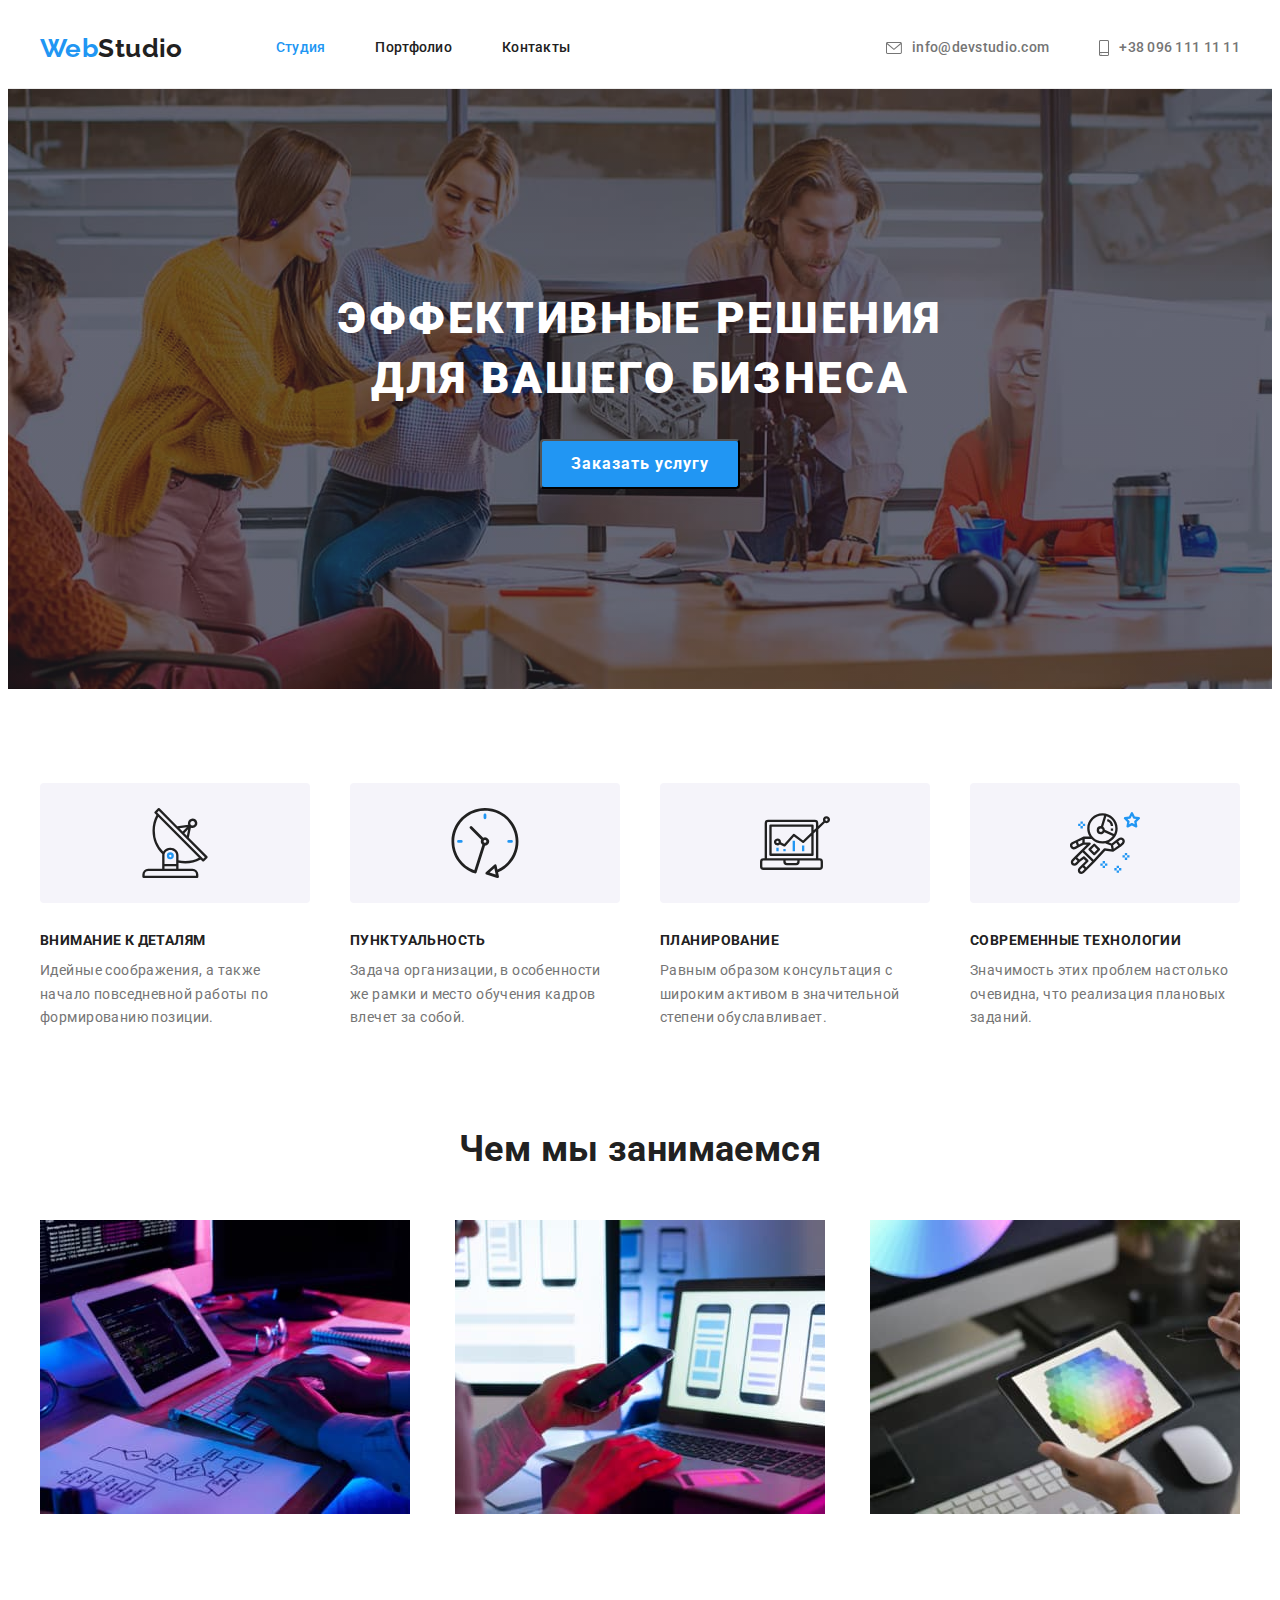
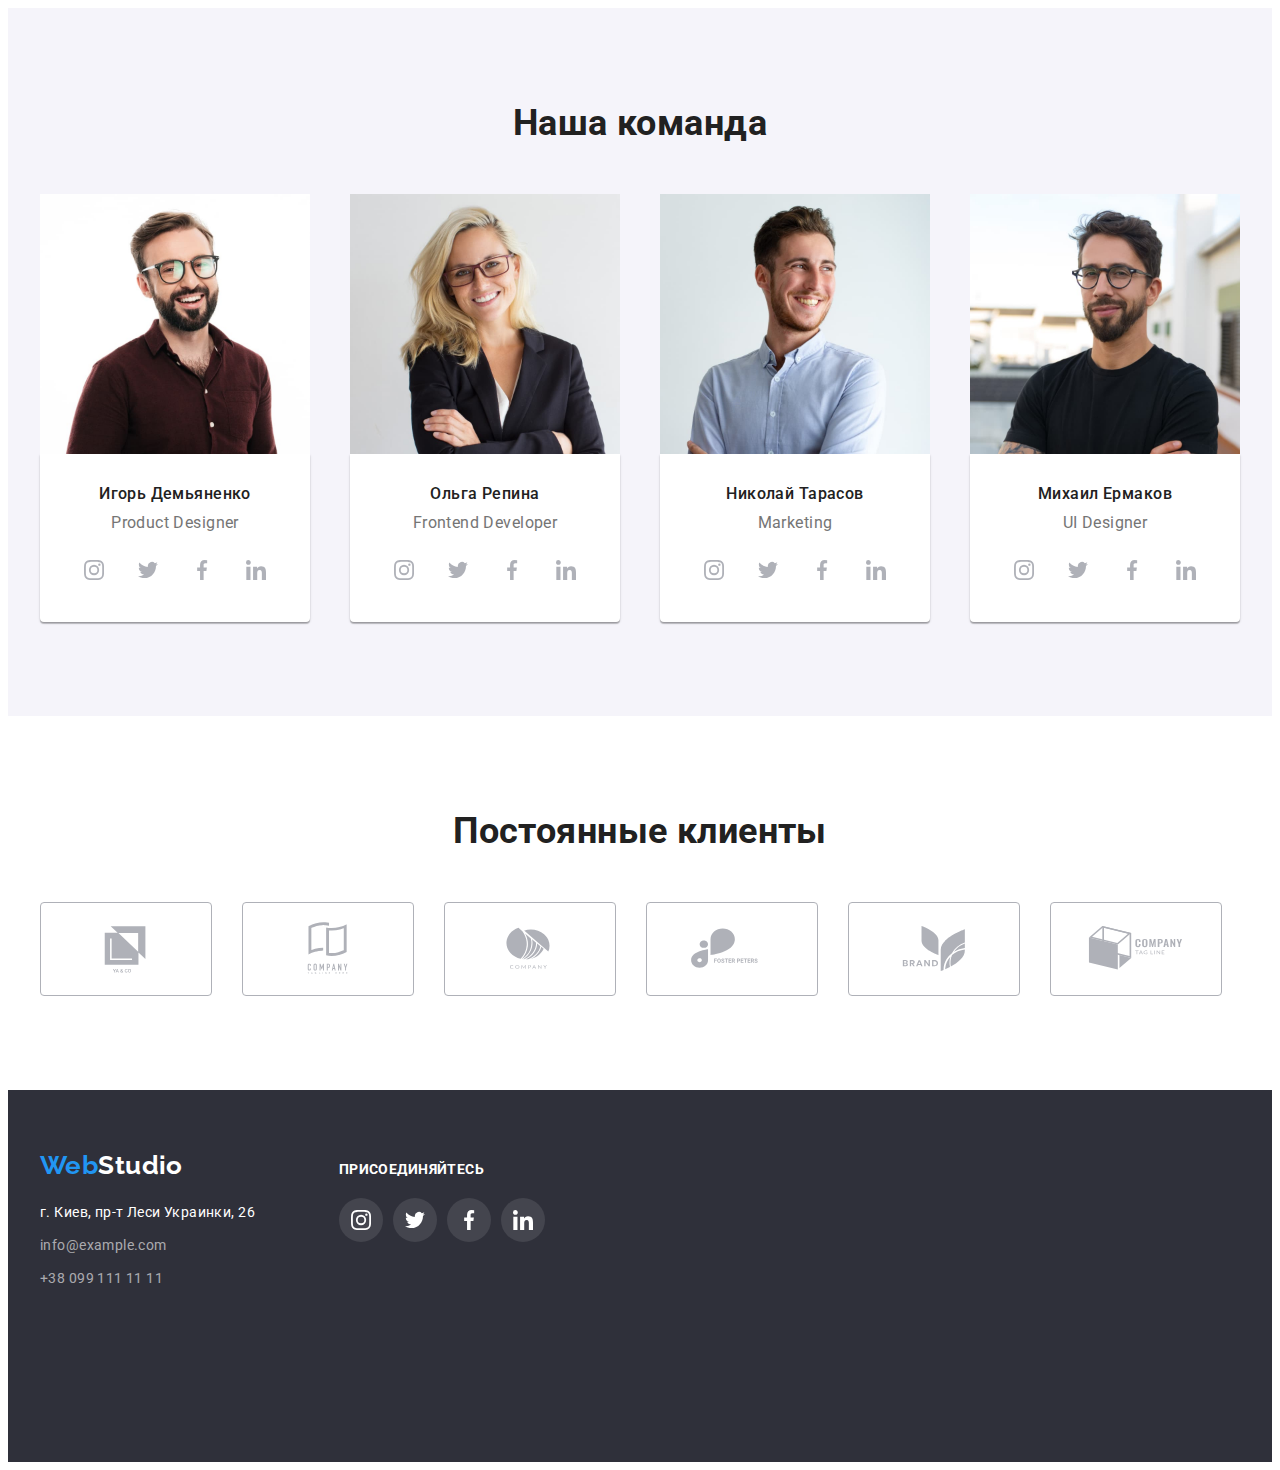
<file: index.html>
<!DOCTYPE html>
<html lang="ru">
  <head>
    <meta charset="UTF-8" />
    <meta http-equiv="X-UA-Compatible" content="IE=edge" />
    <meta name="viewport" content="width=device-width, initial-scale=1.0" />
    <link rel="preconnect" href="https://fonts.googleapis.com" />
    <link rel="preconnect" href="https://fonts.gstatic.com" crossorigin />
    <!-- <link rel="stylesheet" href="node_modules/modern-normalize/modern-normalize.css"> -->
    <link
      rel="stylesheet"
      href="https://cdnjs.cloudflare.com/ajax/libs/modern-normalize/1.1.0/modern-normalize.min.css"
      integrity="sha512-wpPYUAdjBVSE4KJnH1VR1HeZfpl1ub8YT/NKx4PuQ5NmX2tKuGu6U/JRp5y+Y8XG2tV+wKQpNHVUX03MfMFn9Q=="
      crossorigin="anonymous"
      referrerpolicy="no-referrer"
    />
    <link
      href="https://fonts.googleapis.com/css2?family=Raleway:wght@700&family=Roboto:ital,wght@0,400;0,500;0,700;1,900&display=swap"
      rel="stylesheet"
    />
    <link rel="stylesheet" href="./css/styles.css" />
    <title>WebStudio</title>
  </head>

  <body>
    <header class="header">
      <div class="container header-container">
        <nav class="header-nav">
          <a href="./index.html" class="header-title">Web<span class="web-title">Studio</span></a>
          <ul class="header-list">
            <li class="header-item">
              <a href="./index.html" class="link current"  rel="noopener noreferrer"
                >Студия</a
              >
            </li>
            <li class="header-item">
              <a href="./portfolio.html" class="link"  rel="noopener noreferrer"
                >Портфолио</a
              >
            </li>
            <li class="header-item">
              <a href="Контакты" class="link"  rel="noopener noreferrer">Контакты</a>
            </li>
          </ul>
        </nav>

        <ul class="header-list">
          <li class="header-contact">
            <a href="mailto:info@devstudio.com " class="link contact"
              ><svg class="mail-icon" width="16px" height="12px" aria-label="Написать письмо">
                <use href="./images/symbol-defs.svg#icon-mail"></use>
              </svg>
              info@devstudio.com
            </a>
          </li>
          <li class="header-contact">
            <a href="tel:+380961111111" class="link contact"
              ><svg class="phone-icon" width="10px" height="16px" aria-label="Написать письмо">
                <use href="./images/symbol-defs.svg#icon-phone"></use></svg>
              +38 096 111 11 11</a
            >
          </li>
        </ul>
      </div>
    </header>

    <main>
      <section class="hero">
        <div class="section-hero container">
          <h1 class="hero-title">Эффективные решения для вашего бизнеса</h1>
          <button type="button" class="btn">Заказать услугу</button>
        </div>
      </section>
      <section class="advantages section">
        <div class="container">
          <h2 hidden>Наши преимущества</h2>
          <ul class="advantages-list">
            <li class="advantages-item">
              <div class="advantages-icon">
                <svg class="advantages-icon-item" width="70" height="70">
                  <use href="./images/symbol-defs.svg#icon-antenna"></use>
                </svg>
              </div>
              <h3 class="title-advantage">Внимание к деталям</h3>
              <p class="advantages-text">
                Идейные соображения, а также начало повседневной работы по формированию позиции.
              </p>
            </li>
            <li class="advantages-item">
              <div class="advantages-icon">
                <svg class="advantages-icon-item" width="70" height="70">
                  <use href="./images/symbol-defs.svg#icon-clock"></use>
                </svg>
              </div>
              <h3 class="title-advantage">Пунктуальность</h3>
              <p class="advantages-text">
                Задача организации, в особенности же рамки и место обучения кадров влечет за собой.
              </p>
            </li>
            <li class="advantages-item">
              <div class="advantages-icon">
                <svg class="advantages-icon-item" width="70" height="70">
                  <use href="./images/symbol-defs.svg#icon-diagram"></use>
                </svg>
              </div>
              <h3 class="title-advantage">Планирование</h3>
              <p class="advantages-text">
                Равным образом консультация с широким активом в значительной степени обуславливает.
              </p>
            </li>
            <li class="advantages-item">
              <div class="advantages-icon">
                <svg class="advantages-icon-item" width="70" height="70">
                  <use href="./images/symbol-defs.svg#icon-astronaut"></use>
                </svg>
              </div>
              <h3 class="title-advantage">Современные технологии</h3>
              <p class="advantages-text">
                Значимость этих проблем настолько очевидна, что реализация плановых заданий.
              </p>
            </li>
          </ul>
        </div>
      </section>

      <section class="works section">
        <div class="container">
          <h2 class="works-title">Чем мы занимаемся</h2>
          <ul class="works-list">
            <li>
              <img
                src="./images/keyboard.jpg"
                alt="Руки набирают код на клавиатуре."
                width="370"
                height="294"
              />
            </li>
            <li>
              <img
                src="./images/laptop.jpg"
                alt="Смотрят на телефон и сравнивают с компьютером."
                width="370"
                height="294"
              />
            </li>
            <li>
              <img
                src="./images/pods.jpg"
                alt="Подбирают цветовую гамму на планшете"
                width="370"
                height="294"
              />
            </li>
          </ul>
        </div>
      </section>
      <section class="team section">
        <div class="container">
          <h2 class="team-title">Наша команда</h2>
          <ul class="team-list">
            <li lass="team-item">
              <img src="./images/team-1.jpg" alt="Игорь Демьяненко" width="270" height="260" />
              <div class="team-text">
                <h3 class="name-title">Игорь Демьяненко</h3>
                <p lang="en" class="post-team">Product Designer</p>
                <ul class="social-list">
                  <li class="social-item">
                    <a
                      class="social-link"
                      href=""
                      rel="noopener noreferrer"
                      aria-label="Иконка Инстаграмм"
                    >
                      <svg class="social-icon" width="20" height="20">
                        <use href="./images/symbol-defs.svg#icon-instagram"></use>
                      </svg>
                    </a>
                  </li>
                  <li class="social-item">
                    <a
                      class="social-link"
                      href=""
                      rel="noopener noreferrer"
                      aria-label="Иконка Твиттер"
                    >
                      <svg class="social-icon" width="20" height="20">
                        <use href="./images/symbol-defs.svg#icon-twitter"></use>
                      </svg>
                    </a>
                  </li>
                  <li class="social-item">
                    <a
                      class="social-link"
                      href=""
                      rel="noopener noreferrer"
                      aria-label="Иконка Фейсбук"
                    >
                      <svg class="social-icon" width="20" height="20">
                        <use href="./images/symbol-defs.svg#icon-facebook"></use>
                      </svg>
                    </a>
                  </li>
                  <li class="social-item">
                    <a
                      class="social-link"
                      href=""
                      rel="noopener noreferrer"
                      aria-label="Иконка Линкидин"
                    >
                      <svg class="social-icon" width="20" height="20">
                        <use href="./images/symbol-defs.svg#icon-linkedin"></use>
                      </svg>
                    </a>
                  </li>
                </ul>
              </div>
            </li>
            <li>
              <img src="./images/team-2.jpg" alt="Ольга Репина" width="270" height="260" />
              <div class="team-text">
                <h3 class="name-title">Ольга Репина</h3>
                <p lang="en" class="post-team">Frontend Developer</p>
                <ul class="social-list">
                  <li class="social-item">
                    <a
                      class="social-link"
                      href=""
                      rel="noopener noreferrer"
                      aria-label="Иконка Инстаграмм"
                    >
                      <svg class="social-icon" width="20" height="20">
                        <use href="./images/symbol-defs.svg#icon-instagram"></use>
                      </svg>
                    </a>
                  </li>
                  <li class="social-item">
                    <a
                      class="social-link"
                      href=""
                      rel="noopener noreferrer"
                      aria-label="Иконка Твиттер"
                    >
                      <svg class="social-icon" width="20" height="20">
                        <use href="./images/symbol-defs.svg#icon-twitter"></use>
                      </svg>
                    </a>
                  </li>
                  <li class="social-item">
                    <a
                      class="social-link"
                      href=""
                      rel="noopener noreferrer"
                      aria-label="Иконка Фейсбук"
                    >
                      <svg class="social-icon" width="20" height="20">
                        <use href="./images/symbol-defs.svg#icon-facebook"></use>
                      </svg>
                    </a>
                  </li>
                  <li class="social-item">
                    <a
                      class="social-link"
                      href=""
                      rel="noopener noreferrer"
                      aria-label="Иконка Линкидин"
                    >
                      <svg class="social-icon" width="20" height="20">
                        <use href="./images/symbol-defs.svg#icon-linkedin"></use>
                      </svg>
                    </a>
                  </li>
                </ul>
              </div>
            </li>
            <li>
              <img src="./images/team-3.jpg" alt="Николай Тарасов" width="270" height="260" />
              <div class="team-text">
                <h3 class="name-title">Николай Тарасов</h3>
                <p lang="en" class="post-team">Marketing</p>
                <ul class="social-list">
                  <li class="social-item">
                    <a
                      class="social-link"
                      href=""
                      rel="noopener noreferrer"
                      aria-label="Иконка Инстаграмм"
                    >
                      <svg class="social-icon" width="20" height="20">
                        <use href="./images/symbol-defs.svg#icon-instagram"></use>
                      </svg>
                    </a>
                  </li>
                  <li class="social-item">
                    <a
                      class="social-link"
                      href=""
                      rel="noopener noreferrer"
                      aria-label="Иконка Твиттер"
                    >
                      <svg class="social-icon" width="20" height="20">
                        <use href="./images/symbol-defs.svg#icon-twitter"></use>
                      </svg>
                    </a>
                  </li>
                  <li class="social-item">
                    <a
                      class="social-link"
                      href=""
                      rel="noopener noreferrer"
                      aria-label="Иконка Фейсбук"
                    >
                      <svg class="social-icon" width="20" height="20">
                        <use href="./images/symbol-defs.svg#icon-facebook"></use>
                      </svg>
                    </a>
                  </li>
                  <li class="social-item">
                    <a
                      class="social-link"
                      href=""
                      rel="noopener noreferrer"
                      aria-label="Иконка Линкидин"
                    >
                      <svg class="social-icon" width="20" height="20">
                        <use href="./images/symbol-defs.svg#icon-linkedin"></use>
                      </svg>
                    </a>
                  </li>
                </ul>
              </div>
            </li>
            <li>
              <img src="./images/team-4.jpg" alt="Михаил Ермаков" width="270" height="260" />
              <div class="team-text">
                <h3 class="name-title">Михаил Ермаков</h3>
                <p lang="en" class="post-team">UI Designer</p>
                <ul class="social-list">
                  <li class="social-item">
                    <a
                      class="social-link"
                      href=""
                      rel="noopener noreferrer"
                      aria-label="Иконка Инстаграмм"
                    >
                      <svg class="social-icon" width="20" height="20">
                        <use class="icon" href="./images/symbol-defs.svg#icon-instagram"></use>
                      </svg>
                    </a>
                  </li>
                  <li class="social-item">
                    <a
                      class="social-link"
                      href=""
                      rel="noopener noreferrer"
                      aria-label="Иконка Твиттер"
                    >
                      <svg class="social-icon" width="20" height="20">
                        <use href="./images/symbol-defs.svg#icon-twitter"></use>
                      </svg>
                    </a>
                  </li>
                  <li class="social-item">
                    <a
                      class="social-link"
                      href=""
                      rel="noopener noreferrer"
                      aria-label="Иконка Фейсбук"
                    >
                      <svg class="social-icon" width="20" height="20">
                        <use href="./images/symbol-defs.svg#icon-facebook"></use>
                      </svg>
                    </a>
                  </li>
                  <li class="social-item">
                    <a
                      class="social-link"
                      href=""
                      rel="noopener noreferrer"
                      aria-label="Иконка Линкидин"
                    >
                      <svg class="social-icon" width="20" height="20">
                        <use href="./images/symbol-defs.svg#icon-linkedin"></use>
                      </svg>
                    </a>
                  </li>
                </ul>
              </div>
            </li>
          </ul>
        </div>
      </section>
      <section class="section clients">
        <div class="container">
          <h2 class="clients-title">Постоянные клиенты</h2>
          <ul class="clients-list">
            <li class="client-item">
              <a href=" " class="client-link link">
                <svg class="clients-icon" width="106" height="60">
                  <use href="./images/symbol-defs.svg#icon-clients-1"></use>
                </svg>
              </a>
            </li>
            <li class="client-item">
              <a href=" " class="client-link link"
                ><svg class="clients-icon" width="106" height="60">
                  <use href="./images/symbol-defs.svg#icon-clients-2"></use>
                </svg>
              </a>
            </li>
            <li class="client-item">
              <a href=" " class="client-link link"
                ><svg class="clients-icon" width="106" height="60">
                  <use href="./images/symbol-defs.svg#icon-clients-3"></use>
                </svg>
              </a>
            </li>
            <li class="client-item">
              <a href=" " class="client-link link"
                ><svg class="clients-icon" width="106" height="60">
                  <use href="./images/symbol-defs.svg#icon-clients-4"></use>
                </svg>
              </a>
            </li>
            <li class="client-item">
              <a href=" " class="client-link link"
                ><svg class="clients-icon" width="106" height="60">
                  <use href="./images/symbol-defs.svg#icon-clients-5"></use>
                </svg>
              </a>
            </li>
            <li class="client-item">
              <a href=" " class="client-link link">
                <svg class="clients-icon" width="106" height="60">
                  <use href="./images/symbol-defs.svg#icon-clients-6"></use>
                </svg>
              </a>
            </li>
          </ul>
        </div>
      </section>
    </main>

    <footer class="footer">
      <div class="container social-contact">
        <div>
          <a href="./index.html" class="header-title under"
            >Web<span class="studio-title">Studio</span></a
          >
          <address class="adress">
            <ul class="adress-list">
              <li class="adress-item"><p>г. Киев, пр-т Леси Украинки, 26</p></li>
              <li class="adress-item">
                <a class="adress-link" href="info@example.com">info@example.com</a>
              </li>
              <li class="adress-item">
                <a class="adress-link" href="+380991111111">+38 099 111 11 11</a>
              </li>
            </ul>
          </address>
        </div>
        <div class="social-invite">
          <h2 class="invite">Присоединяйтесь</h2>
          <ul class="social-group">
            <li class="social">
              <a
                class="social-link-icon"
                href=""
                rel="noopener noreferrer"
                aria-label="Иконка Инстаграмм"
              >
                <svg class="social-icon-f" width="20" height="20">
                  <use href="./images/symbol-defs.svg#icon-instagram"></use>
                </svg>
              </a>
            </li>
            <li class="social">
              <a
                class="social-link-icon"
                href=""
                rel="noopener noreferrer"
                aria-label="Иконка Твиттер"
              >
                <svg class="social-icon-f" width="20" height="20">
                  <use href="./images/symbol-defs.svg#icon-twitter"></use>
                </svg>
              </a>
            </li>
            <li class="social">
              <a
                class="social-link-icon"
                href=""
                rel="noopener noreferrer"
                aria-label="Иконка Фейсбук"
              >
                <svg class="social-icon-f" width="20" height="20">
                  <use href="./images/symbol-defs.svg#icon-facebook"></use>
                </svg>
              </a>
            </li>
            <li class="social">
              <a
                class="social-link-icon"
                href=""
                rel="noopener noreferrer"
                aria-label="Иконка Линкидин"
              >
                <svg class="social-icon-f" width="20" height="20">
                  <use href="./images/symbol-defs.svg#icon-linkedin"></use>
                </svg>
              </a>
            </li>
          </ul>
        </div>
      </div>
    </footer>
  </body>
</html>
</file>
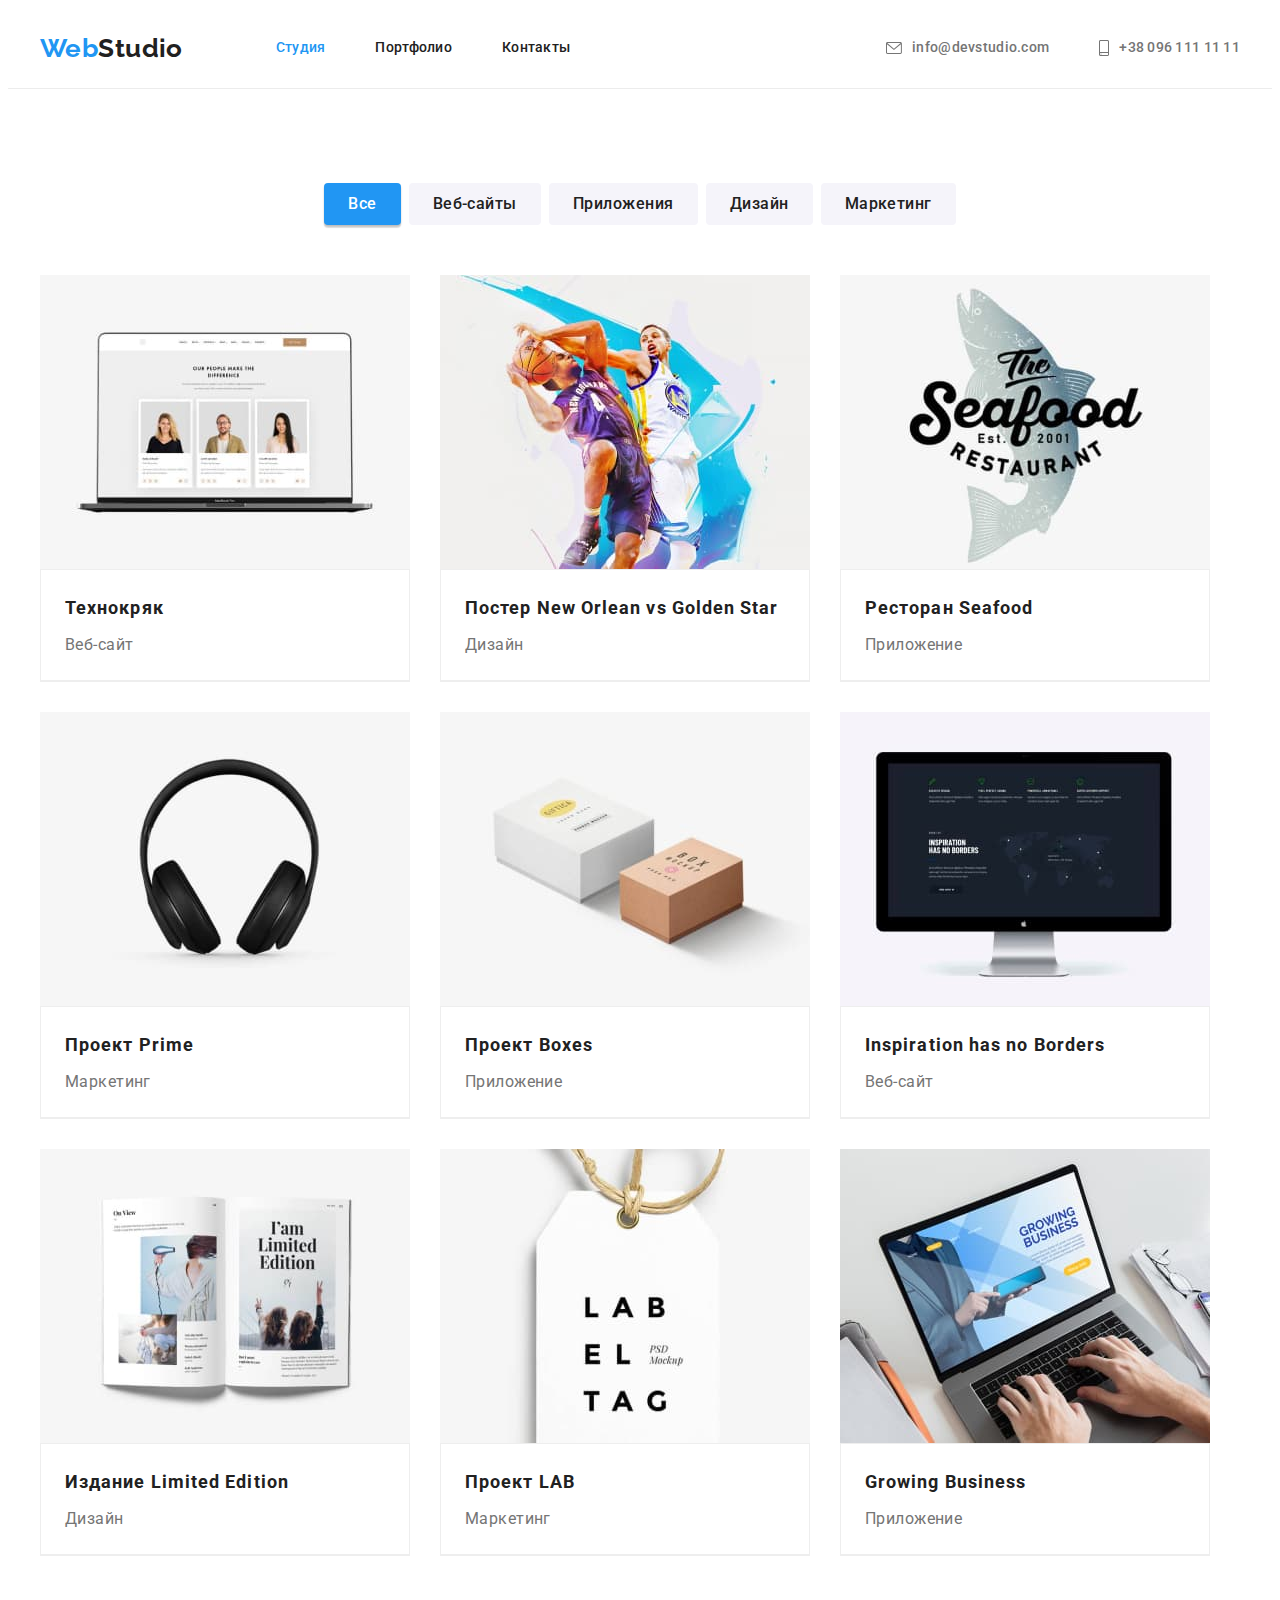
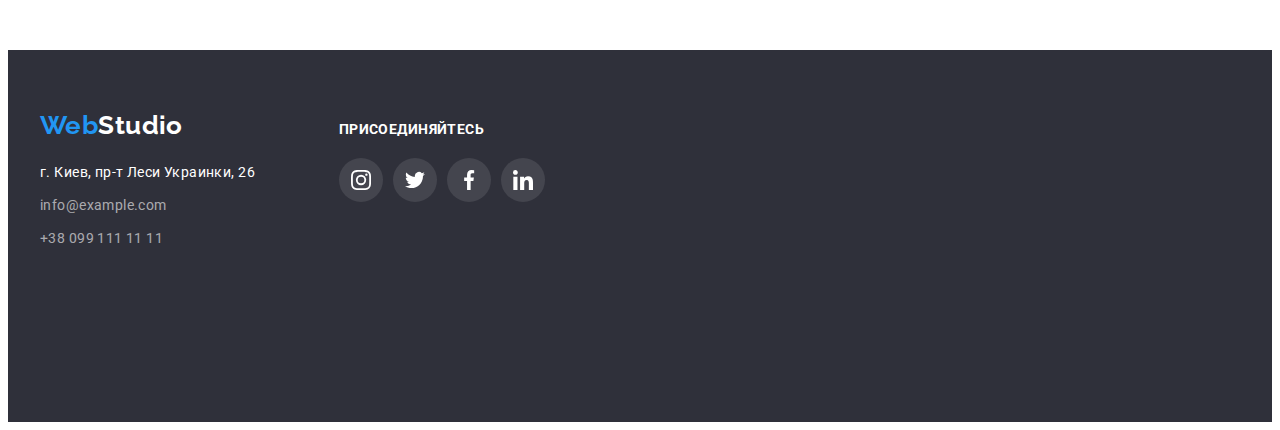
<file: portfolio.html>
<!DOCTYPE html>
<html lang="ru">
  <head>
    <meta charset="UTF-8" />
    <meta http-equiv="X-UA-Compatible" content="IE=edge" />
    <meta name="viewport" content="width=device-width, initial-scale=1.0" />
    <!-- <link rel="stylesheet" href="node_modules/modern-normalize/modern-normalize.css"> -->
    <link rel="preconnect" href="https://fonts.googleapis.com" />
    <link rel="preconnect" href="https://fonts.gstatic.com" crossorigin />
    <link
      rel="stylesheet"
      href="https://cdnjs.cloudflare.com/ajax/libs/modern-normalize/1.1.0/modern-normalize.min.css"
      integrity="sha512-wpPYUAdjBVSE4KJnH1VR1HeZfpl1ub8YT/NKx4PuQ5NmX2tKuGu6U/JRp5y+Y8XG2tV+wKQpNHVUX03MfMFn9Q=="
      crossorigin="anonymous"
      referrerpolicy="no-referrer"
    />
    <link
      href="https://fonts.googleapis.com/css2?family=Raleway:wght@700&family=Roboto:ital,wght@0,400;0,500;0,700;1,900&display=swap"
      rel="stylesheet"
    />
    <link rel="stylesheet" href="./css/styles.css" />
    <title>WebStudio</title>
  </head>

  <body>
    <header class="header">
      <div class="container header-container">
        <nav class="header-nav">
          <a href="./index.html" class="header-title">Web<span class="web-title">Studio</span></a>
          <ul class="header-list">
            <li class="header-item">
              <a href="./index.html" class="link current"  rel="noopener noreferrer"
                >Студия</a
              >
            </li>
            <li class="header-item">
              <a href="./portfolio.html" class="link"  rel="noopener noreferrer"
                >Портфолио</a
              >
            </li>
            <li class="header-item">
              <a href="Контакты" class="link" rel="noopener noreferrer">Контакты</a>
            </li>
          </ul>
        </nav>

        <ul class="header-list">
          <li class="header-contact">
            <a href="mailto:info@devstudio.com " class="link contact"
              ><svg class="mail-icon" width="16px" height="12px" aria-label="Написать письмо">
                <use href="./images/symbol-defs.svg#icon-mail"></use>
              </svg>
              info@devstudio.com
            </a>
          </li>
          <li class="header-contact">
            <a href="tel:+380961111111" class="link contact"
              ><svg class="phone-icon" width="10px" height="16px" aria-label="Написать письмо">
                <use href="./images/symbol-defs.svg#icon-phone"></use></svg>
              +38 096 111 11 11</a
            >
          </li>
        </ul>
      </div>
    </header>
    <main>
      <section class="exsamples section">
        <div class="container">
          <h1 hidden>Примеры работ</h1>
          <ul class="exsamples-list">
            <li class="exsamples-btn"><button type="button" class="button current">Все</button></li>
            <li class="exsamples-btn"><button type="button" class="button">Веб-сайты</button></li>
            <li class="exsamples-btn"><button type="button" class="button">Приложения</button></li>
            <li class="exsamples-btn"><button type="button" class="button">Дизайн</button></li>
            <li class="exsamples-btn"><button type="button" class="button">Маркетинг</button></li>
          </ul>
          <ul class="exsamples-model">
            <li class="exsamples-model-item">
              <a href="/" class="exsamples-model-link">
                <img
                  class="exsamples-model-img"
                  src="./images/portfolio/project-1.jpg"
                  alt="Ноутбук с открытым веб сайтом"
                  width="370"
                  height="294"
                />
                <div class="exsamples-model-text">
                  <h2 class="exsamples-model-title">Технокряк</h2>
                  <p class="exsamles-model-type">Веб-сайт</p>
                </div>
              </a>
            </li>
            <li class="exsamples-model-item">
              <a href="/" class="exsamples-model-link">
                <img
                  class="exsamples-model-img"
                  src="./images/portfolio/project-2.jpg"
                  alt="Два баскетболиста из разных команд"
                  width="370"
                  height="294"
                />
                <div class="exsamples-model-text">
                  <h2 lang="en" class="exsamples-model-title">Постер New Orlean vs Golden Star</h2>
                  <p class="exsamles-model-type">Дизайн</p>
                </div>
              </a>
            </li>
            <li class="exsamples-model-item">
              <a href="/" class="exsamples-model-link">
                <img
                  class="exsamples-model-img"
                  src="./images/portfolio/project-3.jpg"
                  alt="Название ресторана на рыбе"
                  width="370"
                  height="294"
                />
                <div class="exsamples-model-text">
                  <h2 lang="en" class="exsamples-model-title">Ресторан Seafood</h2>
                  <p class="exsamles-model-type">Приложение</p>
                </div>
              </a>
            </li>
            <li class="exsamples-model-item">
              <a href="/" class="exsamples-model-link">
                <img
                  class="exsamples-model-img"
                  src="./images/portfolio/project-4.jpg"
                  alt="Наушники на белом фоне"
                  width="370"
                  height="294"
                />
                <div class="exsamples-model-text">
                  <h2 lang="en" class="exsamples-model-title">Проект Prime</h2>
                  <p class="exsamles-model-type">Маркетинг</p>
                </div>
              </a>
            </li>
            <li class="exsamples-model-item">
              <a href="/" class="exsamples-model-link">
                <img
                  class="exsamples-model-img"
                  src="./images/portfolio/project-5.jpg"
                  alt="Коробка светлая и коричневая на белом фоне"
                  width="370"
                  height="294"
                />
                <div class="exsamples-model-text">
                  <h2 lang="en" class="exsamples-model-title">Проект Boxes</h2>
                  <p class="exsamles-model-type">Приложение</p>
                </div>
              </a>
            </li>
            <li class="exsamples-model-item">
              <a href="/" class="exsamples-model-link">
                <img
                  class="exsamples-model-img"
                  src="./images/portfolio/project-6.jpg"
                  alt="Веб сайт на черном мониторе"
                  width="370"
                  height="294"
                />
                <div class="exsamples-model-text">
                  <h2 lang="en" class="exsamples-model-title">Inspiration has no Borders</h2>
                  <p class="exsamles-model-type">Веб-сайт</p>
                </div>
              </a>
            </li>
            <li class="exsamples-model-item">
              <a href="/" class="exsamples-model-link">
                <img
                  class="exsamples-model-img"
                  src="./images/portfolio/project-7.jpg"
                  alt="Открытый журнал"
                  width="370"
                  height="294"
                />
                <div class="exsamples-model-text">
                  <h2 lang="en" class="exsamples-model-title">Издание Limited Edition</h2>
                  <p class="exsamles-model-type">Дизайн</p>
                </div>
              </a>
            </li>
            <li class="exsamples-model-item">
              <a href="/" class="exsamples-model-link">
                <img
                  class="exsamples-model-img"
                  src="./images/portfolio/project-8.jpg"
                  alt="На белом картоне эмблема проекта"
                  width="370"
                  height="294"
                />
                <div class="exsamples-model-text">
                  <h2 lang="en" class="exsamples-model-title">Проект LAB</h2>
                  <p class="exsamles-model-type">Маркетинг</p>
                </div>
              </a>
            </li>
            <li class="exsamples-model-item">
              <a href="/" class="exsamples-model-link">
                <img
                  class="exsamples-model-img"
                  src="./images/portfolio/project-9.jpg"
                  alt="На открытом ноутбуке старовая страница приложения"
                  width="370"
                  height="294"
                />
                <div class="exsamples-model-text">
                  <h2 lang="en" class="exsamples-model-title">Growing Business</h2>
                  <p class="exsamles-model-type">Приложение</p>
                </div>
              </a>
            </li>
          </ul>
        </div>
      </section>
    </main>
    <footer class="footer">
      <div class="container social-contact">
        <div>
          <a href="./index.html" class="header-title under"
            >Web<span class="studio-title">Studio</span></a
          >
          <address class="adress">
            <ul class="adress-list">
              <li class="adress-item">
                <p>г. Киев, пр-т Леси Украинки, 26</p>
              </li>
              <li class="adress-item">
                <a class="adress-link" href="info@example.com">info@example.com</a>
              </li>
              <li class="adress-item">
                <a class="adress-link" href="+380991111111">+38 099 111 11 11</a>
              </li>
            </ul>
          </address>
        </div>
        <div class="social-invite">
          <h2 class="invite">Присоединяйтесь</h2>
          <ul class="social-group">
            <li class="social">
              <a
                class="social-link-icon"
                href=""
                rel="noopener noreferrer"
                aria-label="Иконка Инстаграмм"
              >
                <svg class="social-icon-f" width="20" height="20">
                  <use href="./images/symbol-defs.svg#icon-instagram"></use>
                </svg>
              </a>
            </li>
            <li class="social">
              <a
                class="social-link-icon"
                href=""
                rel="noopener noreferrer"
                aria-label="Иконка Твиттер"
              >
                <svg class="social-icon-f" width="20" height="20">
                  <use href="./images/symbol-defs.svg#icon-twitter"></use>
                </svg>
              </a>
            </li>
            <li class="social">
              <a
                class="social-link-icon"
                href=""
                rel="noopener noreferrer"
                aria-label="Иконка Фейсбук"
              >
                <svg class="social-icon-f" width="20" height="20">
                  <use href="./images/symbol-defs.svg#icon-facebook"></use>
                </svg>
              </a>
            </li>
            <li class="social">
              <a
                class="social-link-icon"
                href=""
                rel="noopener noreferrer"
                aria-label="Иконка Линкидин"
              >
                <svg class="social-icon-f" width="20" height="20">
                  <use href="./images/symbol-defs.svg#icon-linkedin"></use>
                </svg>
              </a>
            </li>
          </ul>
        </div>
      </div>
    </footer>
  </body>
</html>
</file>
<file: css/styles.css>
/* Переменные*/
:root {
  --primary-text-color: #757575;
  --secondary-text-color: #2196f3;
  --white-text-color: #ffffff;
  --primary-bgc: #ffffff;
  --secondary-bgc: #f5f4fa;
}

/*Body*/

body {
  font-family: 'Roboto', sans-serif;
  font-size: 14px;
  letter-spacing: 0.03em;

  color: var(--primary-text-color);
  background-color: var(--primary-bgc);
}

ul {
  list-style: none;
  margin: 0;
  padding: 0;
}
h1,
h2,
h3,
p {
  margin: 0;
}
img {
  display: block;
  max-width: 100%;
  height: auto;
}

.section {
  padding-top: 94px;
  padding-bottom: 94px;
}

/*Header*/

.header {
  height: 80px;
  background-color: var(--primary-bgc);
  border-bottom: 1px solid #ececec;
}

.container {
  width: 1200px;
  margin-left: auto;
  margin-right: auto;
  padding-left: 15px;
  padding-right: 15px;
  /* outline: 2px solid tomato; */
}

.header-container {
  display: flex;
  height: 80px;
  justify-content: space-between;
  align-items: center;
}
.header-nav {
  display: flex;
  align-items: center;
  max-height: 80px;
}

.header-title {
  display: inline-block;
  font-family: 'Raleway', sans-serif;
  font-weight: 700;
  font-size: 26px;
  line-height: 1.19;
  text-decoration: none;
  margin-right: 93px;

  color: var(--secondary-text-color);
}
.web-title {
  color: #212121;
}

.header-item .link {
  display: block;
  padding-top: 32px;
  padding-bottom: 32px;
  font-family: 'Roboto', sans-serif;
  font-weight: 500;
  font-size: 14px;
  line-height: 1.14;
  letter-spacing: 0.02em;
  text-decoration: none;

  color: #212121;
}
.header-item {
  margin-right: 50px;
}
.header-item:last-child {
  margin-right: 0;
}

.header-list {
  display: flex;
  margin-left: auto;
  max-height: 80px;
}
.header-contact {
  display: flex;
  justify-content: center;
  margin-right: 50px;
  align-items: center;
}
.header-contact:last-child {
  margin-right: 0;
}
.header-list,
.advantages-list,
.works-list,
.team-list {
  list-style: none;
  text-decoration: none;
}

.header-list .link.current {
  color: var(--secondary-text-color);
}

.link.contact {
  font-weight: 500;
  line-height: 1.14px;
  letter-spacing: 0.02em;

  color: var(--primary-text-color);
  text-decoration: none;
  display: flex;
  justify-content: center;

  align-items: center;
}
.link.contact:first-child {
  margin-left: 0;
}

.header-list .link:hover,
.header-list .link:focus {
  color: var(--secondary-text-color);
}
.header-list .link.contact:hover,
.header-list .link.contact:focus,
.footer .adress-link:hover,
.footer .adress-link:focus {
  color: var(--secondary-text-color);
}

.mail-icon {
  margin-right: 10px;
  fill: currentColor;
}
.phone-icon {
  margin-right: 10px;
  fill: currentColor;
}
.link:hover .mail-icon,
.link:focus .mail-icon,
.link:hover .phone-icon,
.link:focus .phone-icon {
  color: #2196f3;
  fill: #2196f3;
}
/*Hero*/
.hero {
  padding-top: 200px;
  padding-bottom: 200px;
  background: #2f303a;
  background-image: linear-gradient(rgba(47, 48, 58, 0.4), rgba(47, 48, 58, 0.4)),
    url('../images/hero_img.jpg');
  background-position: center;
  background-size: cover;
  max-width: 1600px;
  margin-left: auto;
  margin-right: auto;
}
.hero-title {
  width: 696px;
  margin-left: auto;
  margin-right: auto;
  font-family: 'Roboto', sans-serif;
  font-weight: 900;
  font-size: 44px;
  line-height: 1.36;
  text-align: center;
  letter-spacing: 0.06em;
  text-transform: uppercase;

  color: var(--white-text-color);
}
.hero .btn {
  min-width: 200px;
  min-height: 50px;
  margin-top: 30px;
  margin-left: auto;
  margin-right: auto;
  font-family: 'Roboto', sans-serif;
  font-weight: 700;
  font-size: 16px;
  line-height: 1.88;
  display: flex;
  align-items: center;
  justify-content: space-around;
  text-align: center;
  letter-spacing: 0.06em;
  border-radius: 4px;
  color: var(--white-text-color);
  background: var(--secondary-text-color);
}

/*Section advantages*/

.advantages {
  background-color: var(--primary-bgc);
}
.advantages-list::first-letter {
  list-style: none;
}
.advantages-list {
  display: flex;
  flex-direction: row;
  align-items: flex-start;
  justify-content: space-between;
}
.advantages-item .advantages-text {
  margin-right: 30px;
  width: 270px;
  height: 75px;
  font-family: 'Roboto';
  font-style: normal;
  font-weight: 400;
  font-size: 14px;
  line-height: 1.71;
  letter-spacing: 0.03em;
}
.advantages-item .advantages-text:last-child{
  margin-right: 0;
}
h3 {
  margin-top: 0;
  margin-bottom: 10px;
}

.advantages .title-advantage {
  font-family: 'Roboto', sans-serif;
  font-size: 14px;
  font-weight: 700;
  line-height: 1.14;
  text-transform: uppercase;

  color: #212121;
}
.advantages-icon {
  width: 270px;
  height: 120px;
  background-color: var(--secondary-bgc);
  border-radius: 4px;
  margin-bottom: 30px;
  display: flex;
  justify-content: center;
  align-items: center;
}

.works.section {
  padding-top: 0;
  padding-bottom: 94px;
}
.works-list {
  display: flex;
  justify-content: space-between;
}
.works-title,
.team-title,
.clients-title {
  margin-bottom: 50px;
  font-family: 'Roboto', sans-serif;
  font-weight: 700;
  font-size: 36px;
  line-height: 1.17;
  text-align: center;

  color: #212121;
}
/*Section Team*/

.name-title {
  margin-bottom: 10px;
  padding-top: 30px;
  font-family: 'Roboto', sans-serif;
  font-weight: 500;
  font-size: 16px;
  line-height: 1.19;

  color: #212121;
}

.team-text {
  text-align: center;
  padding-bottom: 30px;
  background-color: var(--primary-bgc);
  box-shadow: 0px 1px 3px rgba(0, 0, 0, 0.12), 0px 1px 1px rgba(0, 0, 0, 0.14),
    0px 2px 1px rgba(0, 0, 0, 0.2);
  border-radius: 0px 0px 4px 4px;
}
.team {
  background-color: var(--secondary-bgc);
}
.team-list {
  display: flex;
  justify-content: space-between;
}
.social-list {
  display: flex;
}
.social-item, .social{
  margin-right: 10px;
}
.social-item:last-child {
  margin-right: 0px;
}
.social-item:first-child {
  margin-left: 32px;
}
.social-icon {
  fill: #afb1b8;
}
.social-icon-f {
  fill: #ffffff;
}

.social-link {
  display: flex;
  justify-content: center;
  align-items: center;
  width: 44px;
  height: 44px;
  border-radius: 50%;
}

.social-link:hover .social-icon,
.social-link:focus .social-icon {
  fill: var(--white-text-color);
}

.social-link:hover,
.social-link:focus {
  background-color: #2196f3;
}

.social-link:last-child {
  margin-right: 0;
}
.post-team {
  font-family: 'Roboto', sans-serif;
  font-size: 16px;
  line-height: 1.19;
  margin-bottom: 16px;

  color: var(--primary-text-color);
}

.clients-list {
  display: flex;
}
.client-item {
  margin-right: 30px;
}
.client-item:last-child {
  margin-right: 0;
}
.client-link {
  display: flex;
  border: 1px solid #afb1b8;
  border-radius: 4px;
  width: 170px;
  height: 92px;
  justify-content: center;
  align-items: center;
}
.clients-icon {
  fill: #afb1b8;
}
.client-link.link:hover .clients-icon,
.client-link.link:focus .clients-icon,
.client-link:hover,
.client-link:focus {
  border-color: #2196f3;
  fill: #2196f3;
}

/*Footer*/

.footer {
  padding-bottom: 60px;
  padding-top: 60px;
  background-color: #2f303a;
  height: 252px;
}
.adress {
  display: block;
  max-height: 83px;
  line-height: 1.71;
  font-style: normal;
  color: var(--white-text-color);
}
.header-title.under {
  margin-bottom: 20px;
  margin-right: 156px;
}
.studio-title {
  color: var(--white-text-color);
}
.adress-link {
  text-decoration: none;
  color: rgba(255, 255, 255, 0.6);
}
.adress-item {
  margin-top: 9px;
}
.adress-item:first-child {
  margin-top: 0;
}

.social-contact {
  display: flex;
  align-items: baseline;
}
.social-group {
  display: flex;
  justify-content: center;
  align-items: center;
}
.invite {
  font-size: 14px;
  font-weight: 700;
  line-height: 1.14;
  text-transform: uppercase;

  color: var(--white-text-color);
  margin-bottom: 20px;
}
.social-link-icon {
  display: flex;
  align-items: center;
  justify-content: center;
  width: 44px;
  height: 44px;
  border-radius: 50%;
  background-color: rgba(255, 255, 255, 0.1);
}

.social:last-child
{
  margin-right: 0;
}
.social-link-icon:hover,
.social-link-icon:focus {
  background-color: #2196f3;
}
/*Page Portfolio*/

.exsamples-list {
  display: flex;
  justify-content: center;
  align-items: center;
  margin-bottom: 50px;
}
.button.current {
  font-family: 'Roboto';
  font-style: normal;
  font-weight: 500;
  font-size: 16px;
  line-height: 1.62;
  text-align: center;
  letter-spacing: 0.03em;

  color: var(--white-text-color);
  background-color: #2196f3;
  box-shadow: 0px 3px 1px rgba(0, 0, 0, 0.1), 0px 1px 2px rgba(0, 0, 0, 0.08),
    0px 2px 2px rgba(0, 0, 0, 0.12);
}

.button {
  font-family: 'Roboto', sans-serif;
  font-style: normal;
  font-weight: 500;
  font-size: 16px;
  line-height: 1.62;
  text-align: center;
  letter-spacing: 0.03em;
  border-radius: 4px;
  border-color: transparent;

  color: #212121;
  background-color: var(--secondary-bgc);
  padding-top: 6px;
  padding-right: 22px;
  padding-bottom: 6px;
  padding-left: 22px;
}
.button:hover,
.button:focus {
  color: var(--white-text-color);
  background-color: #2196f3;
  box-shadow: 0px 3px 1px rgba(0, 0, 0, 0.1), 0px 1px 2px rgba(0, 0, 0, 0.08),
    0px 2px 2px rgba(0, 0, 0, 0.12);
}
.exsamples-btn {
  margin-right: 8px;
}
.exsamples-btn:last-child {
  margin-right: 0;
}
.exsamples-model {
  display: flex;
  flex-wrap: wrap;
}
.exsamples-model-item {
  margin-right: 30px;
  margin-bottom: 30px;
  border-bottom: 1px solid #eeeeee;
}
.exsamples-model-item:nth-child(3n) {
  margin-right: 0;
}
.exsamples-model-item:nth-child(n + 7) {
  margin-bottom: 0px;
}
.exsamples-model-text {
  border: 1px solid #eeeeee;
}

.exsamples-model-link {
  display: block;
  text-decoration: none;
}

.exsamples-model-title {
  margin-top: 20px;
  margin-right: 24px;
  margin-left: 24px;

  font-family: 'Roboto', sans-serif;
  font-weight: 700;
  font-size: 18px;
  line-height: 2;
  letter-spacing: 0.06em;

  color: #212121;
}

.exsamles-model-type {
  margin-top: 4px;
  margin-bottom: 20px;
  margin-right: 24px;
  margin-left: 24px;
  font-size: 16px;
  line-height: 1.88;

  color: var(--primary-text-color);
}

.exsamples-model-link:hover {
  box-shadow: 0px 1px 1px rgba(0, 0, 0, 0.12), 0px 4px 4px rgba(0, 0, 0, 0.06),
    1px 4px 6px rgba(0, 0, 0, 0.16);
}
</file>
